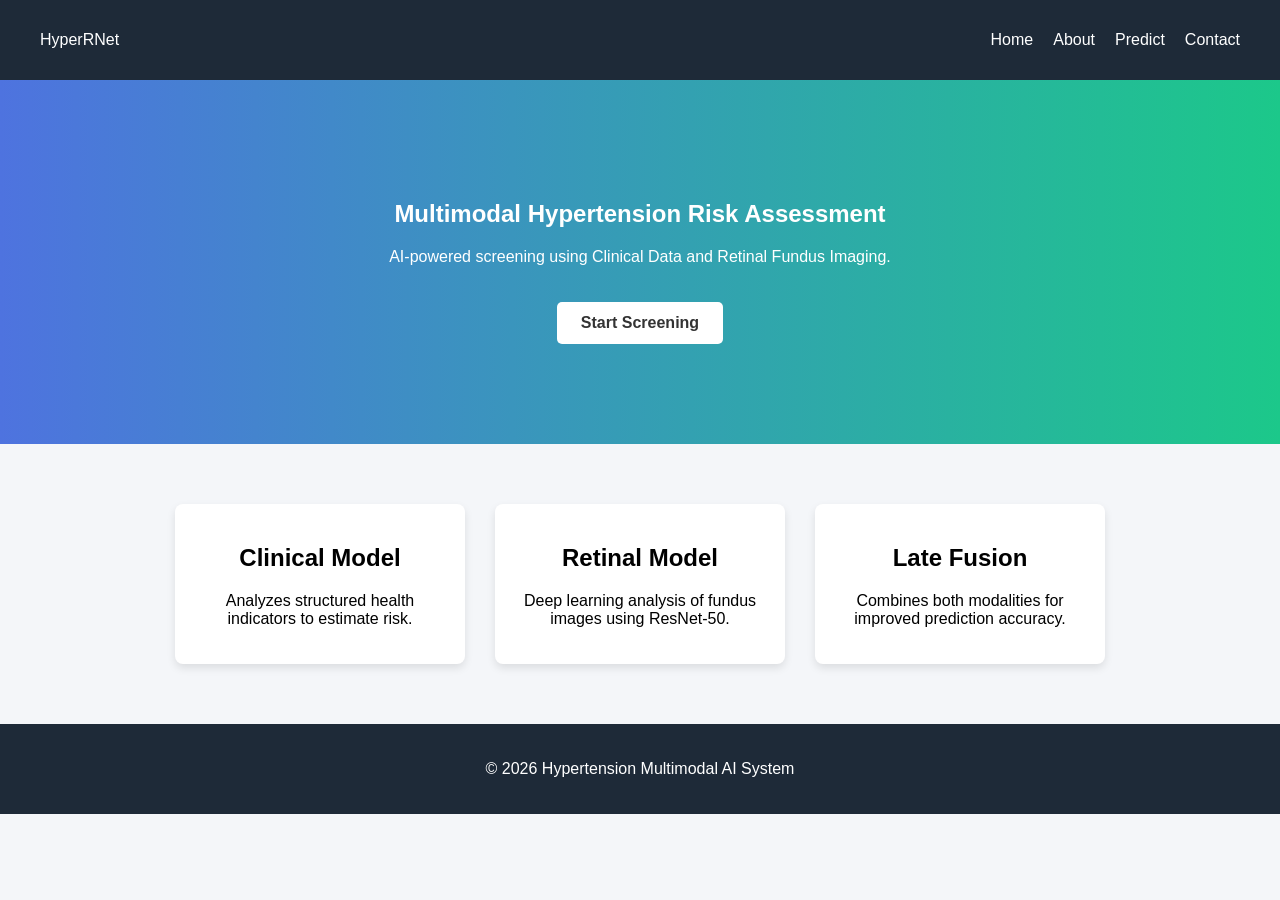
<file: frontend/index.html>
<!DOCTYPE html>
<html lang="en">
<head>
    <meta charset="UTF-8">
    <meta name="viewport" content="width=device-width, initial-scale=1.0">
    <title>Hypertension Multimodal AI</title>
    <link rel="stylesheet" href="css/index.css">
    <link href="https://fonts.googleapis.com/css2?family=Inter:wght@400;600;700&display=swap" rel="stylesheet">
</head>
<body>

    <nav class="navbar">
        <div class="logo">HyperRNet</div>
        <ul>
            <li><a href="index.html">Home</a></li>
            <li><a href="about.html">About</a></li>
            <li><a href="predict.html">Predict</a></li>
            <li><a href="contact.html">Contact</a></li>
        </ul>
    </nav>

    <section class="hero">
        <h1>Multimodal Hypertension Risk Assessment</h1>
        <p>
            AI-powered screening using Clinical Data and Retinal Fundus Imaging.
        </p>
        <a href="predict.html" class="btn">Start Screening</a>
    </section>

    <section class="features">
        <div class="feature">
            <h2>Clinical Model</h2>
            <p>Analyzes structured health indicators to estimate risk.</p>
        </div>

        <div class="feature">
            <h2>Retinal Model</h2>
            <p>Deep learning analysis of fundus images using ResNet-50.</p>
        </div>

        <div class="feature">
            <h2>Late Fusion</h2>
            <p>Combines both modalities for improved prediction accuracy.</p>
        </div>
    </section>

    <footer>
        <p>© 2026 Hypertension Multimodal AI System</p>
    </footer>

</body>
</html>
</file>
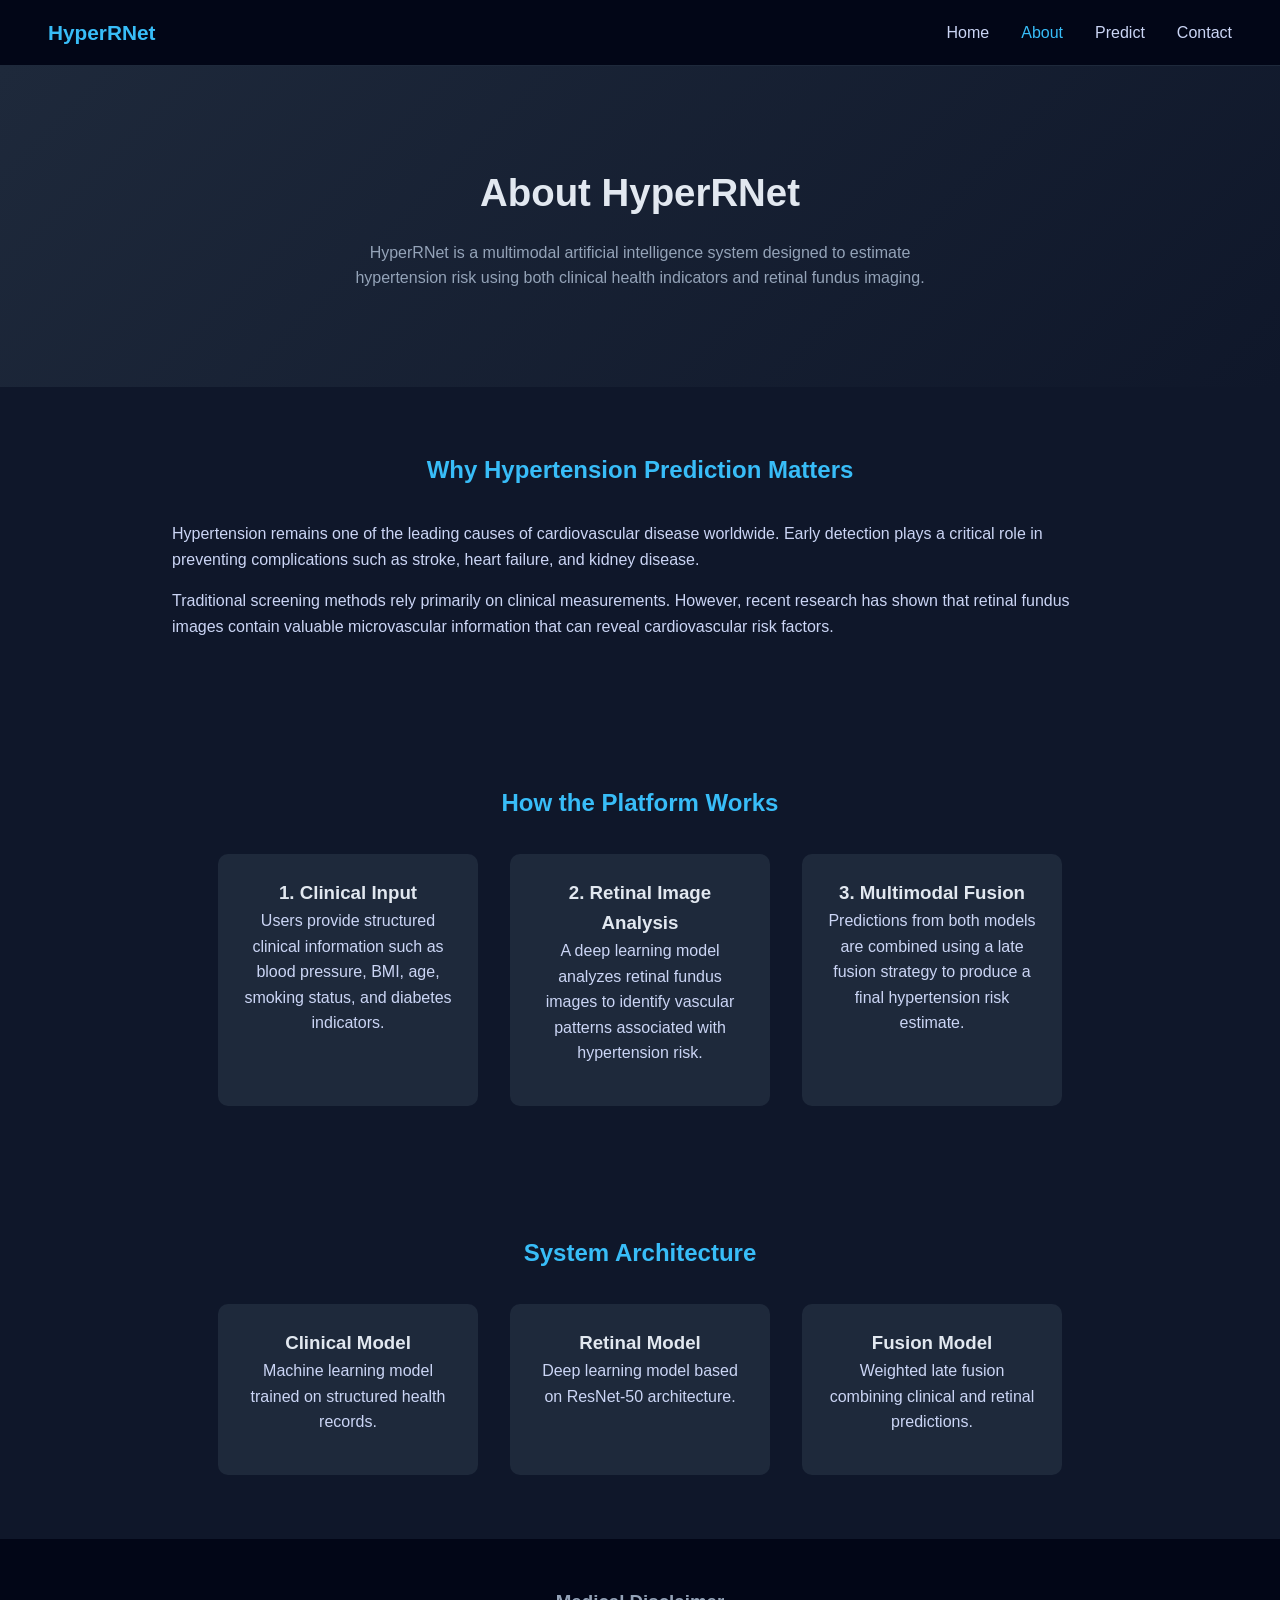
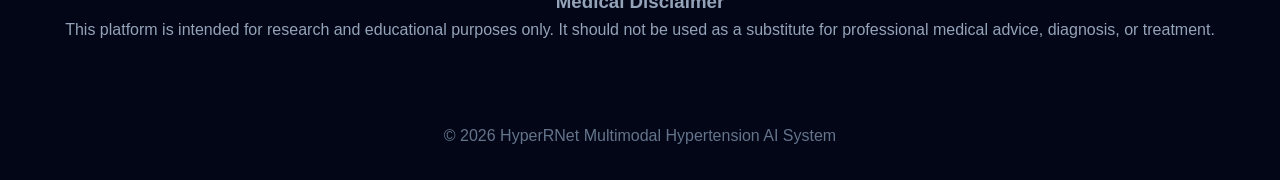
<file: frontend/about.html>
<!DOCTYPE html>
<html lang="en">
<head>
<meta charset="UTF-8">
<meta name="viewport" content="width=device-width, initial-scale=1.0">
<title>About HyperRNet</title>

<link rel="stylesheet" href="css/about.css">

</head>
<body>

<!-- NAVBAR -->

<nav class="navbar">
    <div class="logo">HyperRNet</div>

    <ul>
        <li><a href="index.html">Home</a></li>
        <li><a class="active" href="about.html">About</a></li>
        <li><a href="predict.html">Predict</a></li>
        <li><a href="contact.html">Contact</a></li>
    </ul>
</nav>


<!-- HERO -->

<section class="hero">

<h1>About HyperRNet</h1>

<p>
HyperRNet is a multimodal artificial intelligence system designed to estimate
hypertension risk using both clinical health indicators and retinal fundus
imaging.
</p>

</section>


<!-- ABOUT SECTION -->

<section class="section">

<h2>Why Hypertension Prediction Matters</h2>

<p>
Hypertension remains one of the leading causes of cardiovascular disease
worldwide. Early detection plays a critical role in preventing complications
such as stroke, heart failure, and kidney disease.
</p>

<p>
Traditional screening methods rely primarily on clinical measurements.
However, recent research has shown that retinal fundus images contain
valuable microvascular information that can reveal cardiovascular risk
factors.
</p>

</section>


<!-- SYSTEM WORKFLOW -->

<section class="section">

<h2>How the Platform Works</h2>

<div class="workflow">

<div class="step">
<h3>1. Clinical Input</h3>
<p>
Users provide structured clinical information such as blood pressure,
BMI, age, smoking status, and diabetes indicators.
</p>
</div>

<div class="step">
<h3>2. Retinal Image Analysis</h3>
<p>
A deep learning model analyzes retinal fundus images to identify
vascular patterns associated with hypertension risk.
</p>
</div>

<div class="step">
<h3>3. Multimodal Fusion</h3>
<p>
Predictions from both models are combined using a late fusion strategy
to produce a final hypertension risk estimate.
</p>
</div>

</div>

</section>


<!-- ARCHITECTURE -->

<section class="section">

<h2>System Architecture</h2>

<div class="architecture">

<div class="arch-box">
<h3>Clinical Model</h3>
<p>Machine learning model trained on structured health records.</p>
</div>

<div class="arch-box">
<h3>Retinal Model</h3>
<p>Deep learning model based on ResNet-50 architecture.</p>
</div>

<div class="arch-box">
<h3>Fusion Model</h3>
<p>Weighted late fusion combining clinical and retinal predictions.</p>
</div>

</div>

</section>


<!-- DISCLAIMER -->

<section class="disclaimer">

<h3>Medical Disclaimer</h3>

<p>
This platform is intended for research and educational purposes only.
It should not be used as a substitute for professional medical advice,
diagnosis, or treatment.
</p>

</section>


<footer>

<p>© 2026 HyperRNet Multimodal Hypertension AI System</p>

</footer>

</body>
</html>
</file>
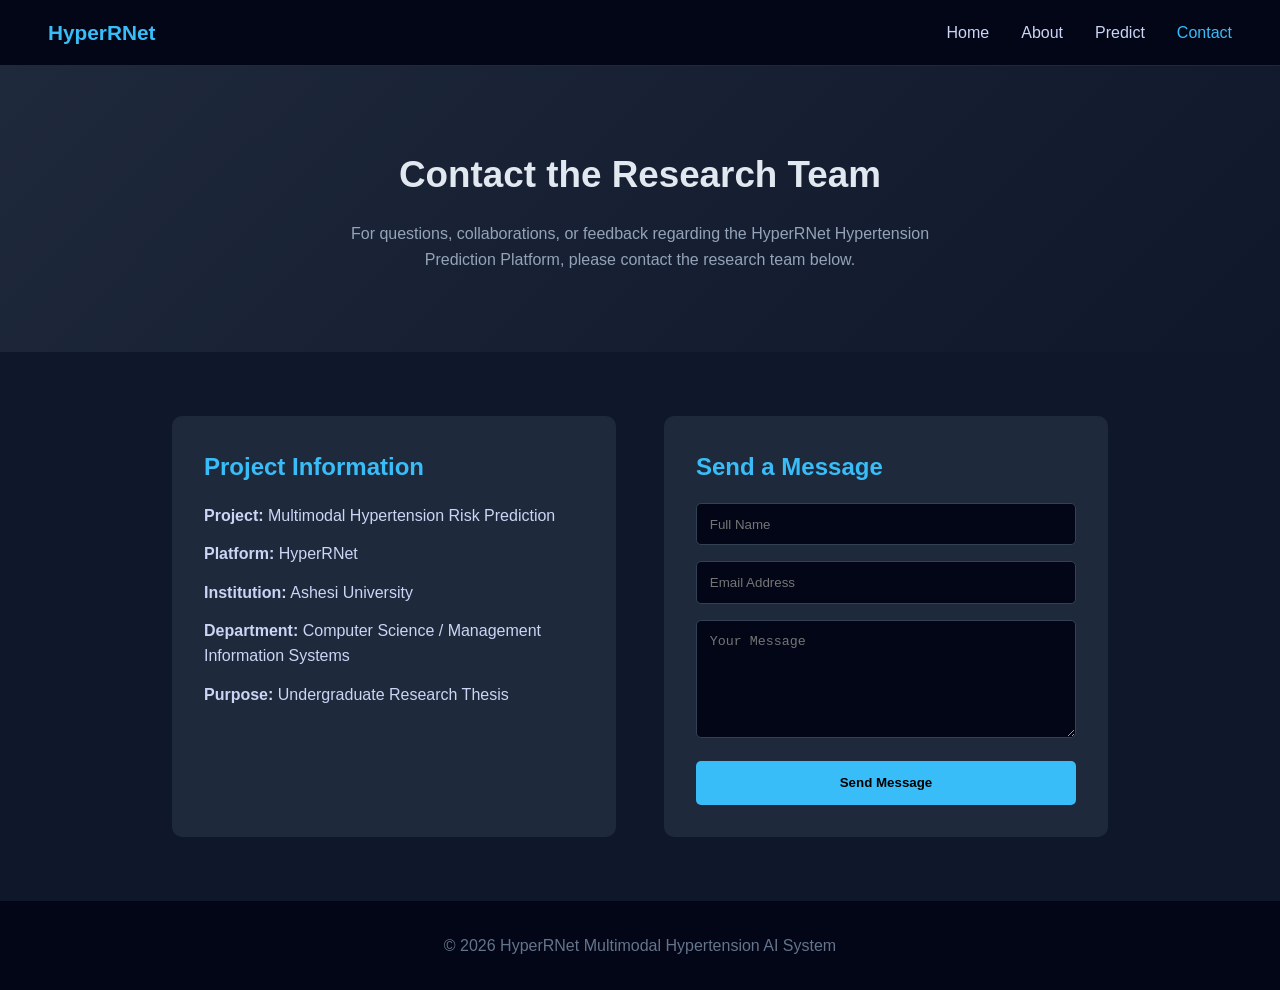
<file: frontend/contact.html>
<!DOCTYPE html>
<html lang="en">
<head>
<meta charset="UTF-8">
<meta name="viewport" content="width=device-width, initial-scale=1.0">

<title>Contact - HyperRNet</title>

<link rel="stylesheet" href="css/contact.css">

</head>

<body>

<!-- NAVBAR -->

<nav class="navbar">

<div class="logo">HyperRNet</div>

<ul>
<li><a href="index.html">Home</a></li>
<li><a href="about.html">About</a></li>
<li><a href="predict.html">Predict</a></li>
<li><a class="active" href="contact.html">Contact</a></li>
</ul>

</nav>


<!-- HEADER -->

<section class="header">

<h1>Contact the Research Team</h1>

<p>
For questions, collaborations, or feedback regarding the HyperRNet
Hypertension Prediction Platform, please contact the research team below.
</p>

</section>


<!-- CONTACT SECTION -->

<section class="contact-container">

<div class="contact-info">

<h2>Project Information</h2>

<p>
<strong>Project:</strong> Multimodal Hypertension Risk Prediction
</p>

<p>
<strong>Platform:</strong> HyperRNet
</p>

<p>
<strong>Institution:</strong> Ashesi University
</p>

<p>
<strong>Department:</strong> Computer Science / Management Information Systems
</p>

<p>
<strong>Purpose:</strong> Undergraduate Research Thesis
</p>

</div>


<div class="contact-form">

<h2>Send a Message</h2>

<form>

<input type="text" placeholder="Full Name" required>

<input type="email" placeholder="Email Address" required>

<textarea placeholder="Your Message" rows="6" required></textarea>

<button type="submit">Send Message</button>

</form>

</div>

</section>


<!-- FOOTER -->

<footer>

<p>© 2026 HyperRNet Multimodal Hypertension AI System</p>

</footer>

</body>
</html>
</file>
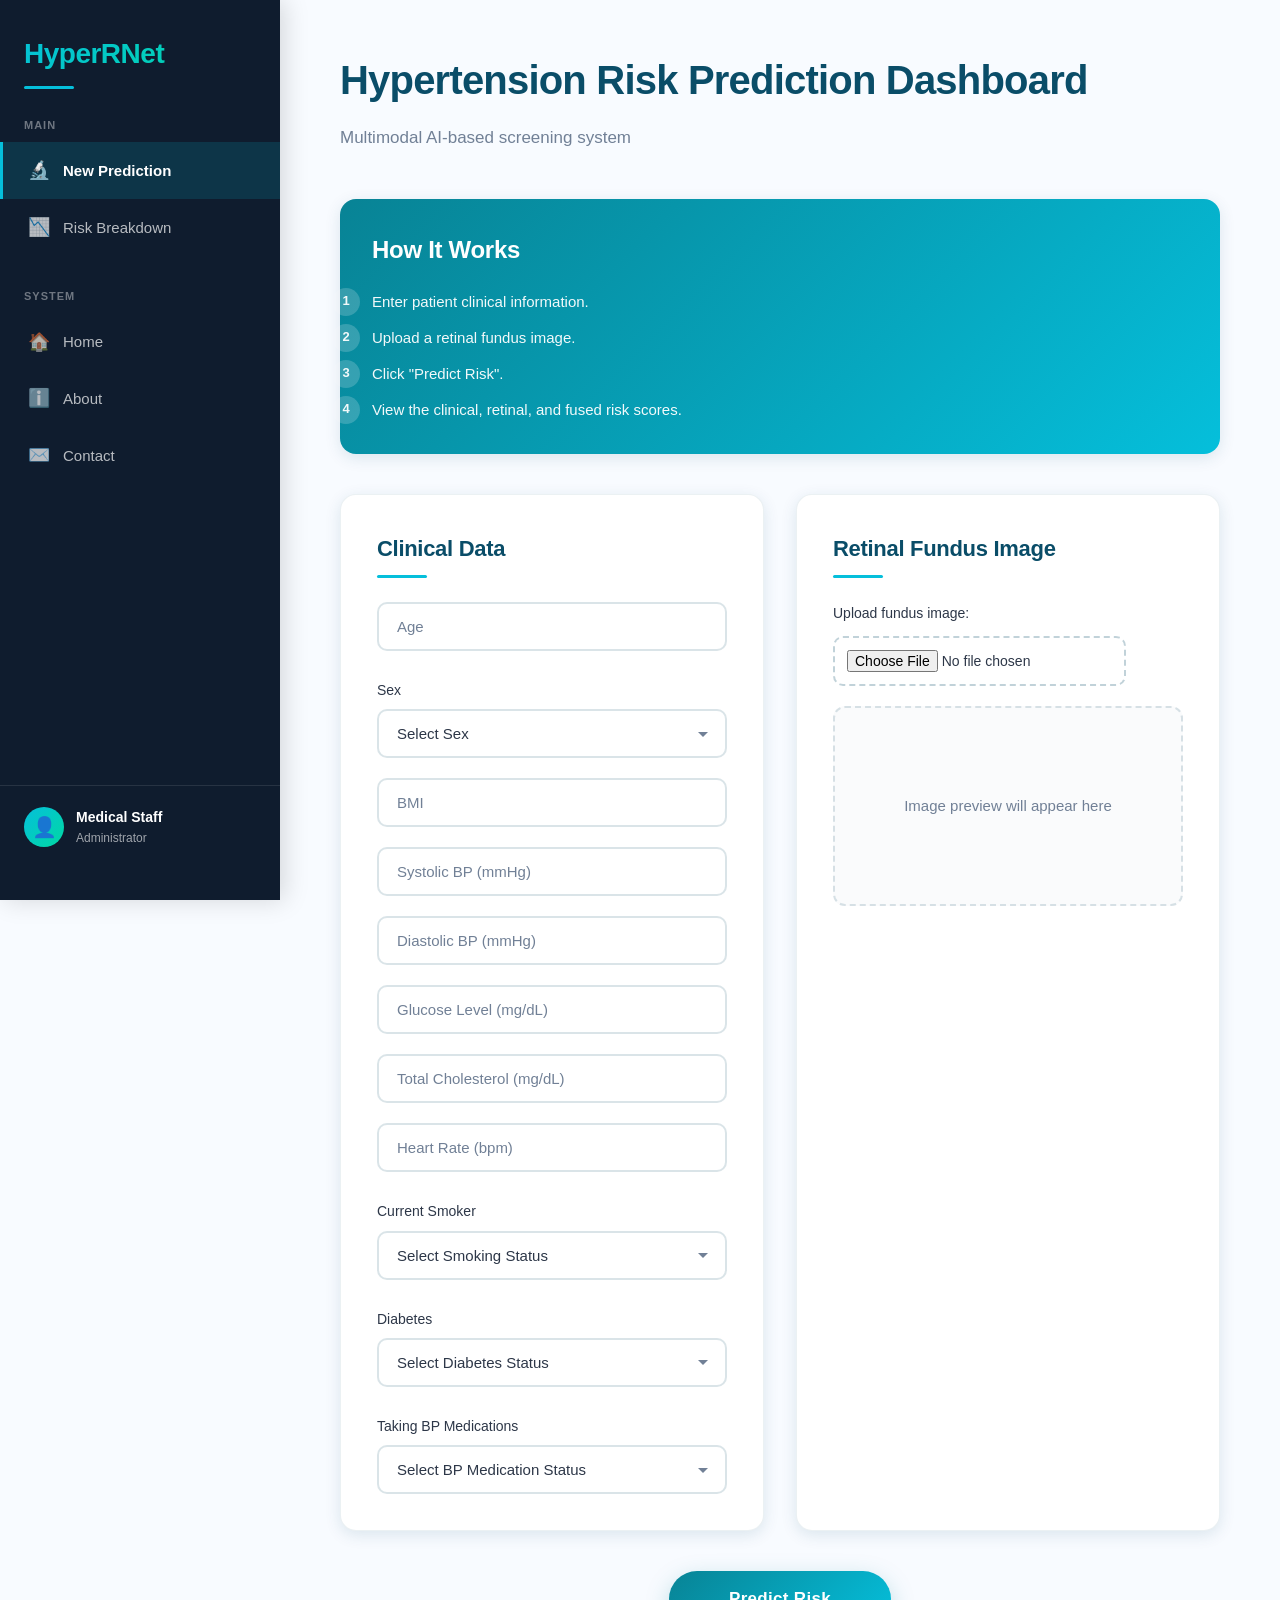
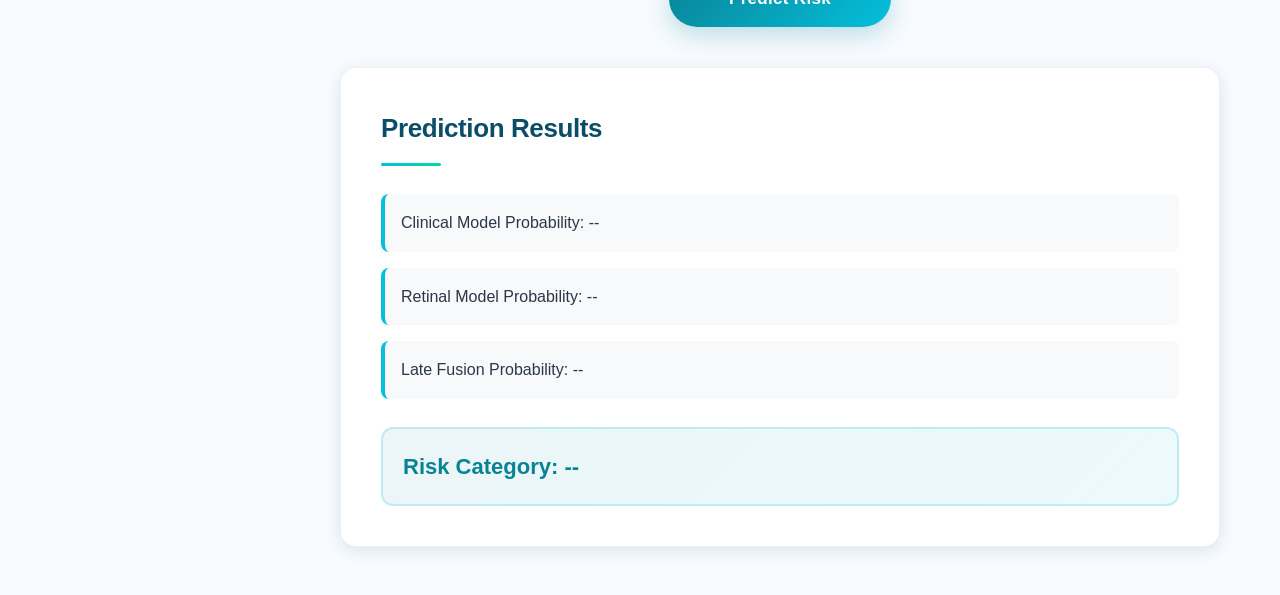
<file: frontend/predict.html>
<!DOCTYPE html>
<html lang="en">
<head>
    <meta charset="UTF-8">
    <title>Prediction Dashboard - HyperRNet</title>
    <meta name="viewport" content="width=device-width, initial-scale=1.0">
    <link rel="stylesheet" href="css/predict.css">
    <script src="js/config.js"></script>
    <script src="js/predict.js" defer></script>
</head>

<body>

<div class="dashboard-container">

    <!-- Sidebar -->
    <aside class="sidebar">
        <h2 class="sidebar-logo">HyperRNet</h2>
        
        <nav>
            <div class="nav-section">
                <span class="nav-section-title">MAIN</span>
            
                </a>
                <a href="predict.html" class="active">
                    <span class="nav-icon">🔬</span>
                    <span>New Prediction</span>
                </a>
                <a href="risk-breakdown.html">
                    <span class="nav-icon">📉</span>
                    <span>Risk Breakdown</span>
                </a>
            </div>
            
            <div class="nav-section">
                <span class="nav-section-title">SYSTEM</span>
                <a href="index.html">
                    <span class="nav-icon">🏠</span>
                    <span>Home</span>
                </a>
                <a href="about.html">
                    <span class="nav-icon">ℹ️</span>
                    <span>About</span>
                </a>
                <a href="contact.html">
                    <span class="nav-icon">✉️</span>
                    <span>Contact</span>
                </a>
            </div>
        </nav>
        
        <div class="sidebar-footer">
            <div class="user-profile">
                <div class="user-avatar">👤</div>
                <div class="user-info">
                    <div class="user-name">Medical Staff</div>
                    <div class="user-role">Administrator</div>
                </div>
            </div>
        </div>
    </aside>

    <!-- Main Content -->
    <main class="main-content">

        <header class="dashboard-header">
            <h1>Hypertension Risk Prediction Dashboard</h1>
            <p>Multimodal AI-based screening system</p>
        </header>

        <!-- How It Works -->
        <section class="info-card">
            <h2>How It Works</h2>
            <ol>
                <li>Enter patient clinical information.</li>
                <li>Upload a retinal fundus image.</li>
                <li>Click "Predict Risk".</li>
                <li>View the clinical, retinal, and fused risk scores.</li>
            </ol>
        </section>

        <!-- Prediction Section -->
        <section class="prediction-section">

            <!-- Clinical Form -->
            <div class="card">
                <h2>Clinical Data</h2>

                <form id="clinical-form">
                    <!-- Demographics -->
                    <input type="number" placeholder="Age" required id="age-input">
                    
                    <label for="sex">Sex</label>
                    <select id="sex" required>
                        <option value="">Select Sex</option>
                        <option value="0">Female (0)</option>
                        <option value="1">Male (1)</option>
                    </select>

                    <!-- Physical Measurements -->
                    <input type="number" step="0.1" placeholder="BMI" required id="bmi-input">
                    <input type="number" placeholder="Systolic BP (mmHg)" required id="systolic-input">
                    <input type="number" placeholder="Diastolic BP (mmHg)" required id="diastolic-input">
                    
                    <!-- Lab Values -->
                    <input type="number" step="0.1" placeholder="Glucose Level (mg/dL)" required id="glucose-input">
                    <input type="number" step="0.1" placeholder="Total Cholesterol (mg/dL)" id="cholesterol-input" 
                           title="Optional - leave blank for average (200)">
                    <input type="number" placeholder="Heart Rate (bpm)" id="heart-rate-input"
                           title="Optional - leave blank for average (75)">

                    <!-- Risk Factors -->
                    <label for="smoking-status">Current Smoker</label>
                    <select id="smoking-status" required>
                        <option value="">Select Smoking Status</option>
                        <option value="1">Yes (1)</option>
                        <option value="0">No (0)</option>
                    </select>

                    <label for="diabetes">Diabetes</label>
                    <select id="diabetes" required>
                        <option value="">Select Diabetes Status</option>
                        <option value="1">Yes (1)</option>
                        <option value="0">No (0)</option>
                    </select>
                    
                    <label for="bp-meds">Taking BP Medications</label>
                    <select id="bp-meds" required>
                        <option value="">Select BP Medication Status</option>
                        <option value="1">Yes (1)</option>
                        <option value="0">No (0)</option>
                    </select>
                </form>
            </div>

            <!-- Retinal Upload -->
            <div class="card">
                <h2>Retinal Fundus Image</h2>
                <label for="retinal-image">Upload fundus image:</label>
                <input id="retinal-image" type="file" accept="image/*" required>
                <div class="image-preview">
                    <p>Image preview will appear here</p>
                </div>
            </div>

        </section>

        <div class="predict-button-container">
            <button class="predict-btn">Predict Risk</button>
        </div>

        <!-- Results Section -->
        <section class="results-card">
            <h2>Prediction Results</h2>
            <p>Clinical Model Probability: --</p>
            <p>Retinal Model Probability: --</p>
            <p>Late Fusion Probability: --</p>
            <h3>Risk Category: --</h3>
        </section>

    </main>

</div>

</body>
</html>
</file>
<file: frontend/css/index.css>
body {
    margin: 0;
    font-family: Arial, sans-serif;
    background: #f4f6f9;
}

.navbar {
    background: #1e2a38;
    color: white;
    padding: 15px 40px;
    display: flex;
    justify-content: space-between;
    align-items: center;
}

.navbar ul {
    list-style: none;
    display: flex;
    gap: 20px;
}

.navbar a {
    color: white;
    text-decoration: none;
}

.hero {
    text-align: center;
    padding: 100px 20px;
    background: linear-gradient(to right, #4e73df, #1cc88a);
    color: white;
}

.hero .btn {
    display: inline-block;
    margin-top: 20px;
    padding: 12px 24px;
    background: white;
    color: #333;
    text-decoration: none;
    border-radius: 5px;
    font-weight: bold;
}

.features {
    display: flex;
    justify-content: center;
    gap: 30px;
    padding: 60px 20px;
}

.feature {
    background: white;
    padding: 20px;
    width: 250px;
    border-radius: 8px;
    box-shadow: 0px 4px 8px rgba(0,0,0,0.1);
    text-align: center;
}

footer {
    text-align: center;
    padding: 20px;
    background: #1e2a38;
    color: white;
}





/* minimal overrides, layout is handled by Tailwind */
body {
    margin: 0;
    font-family: Arial, sans-serif;
    background: #f4f6f9;
}

/* tiny helper for image preview box */
.image-preview {
    min-height: 8rem;
    border: 1px dashed #ccc;
    display: flex;
    align-items: center;
    justify-content: center;
    color: #888;
}
</file>
<file: frontend/css/about.css>
*{
margin:0;
padding:0;
box-sizing:border-box;
}

body{
font-family:Arial, sans-serif;
background:#0f172a;
color:#e2e8f0;
line-height:1.6;
}

/* NAVBAR */

.navbar{
display:flex;
justify-content:space-between;
align-items:center;
padding:1rem 3rem;
background:#020617;
border-bottom:1px solid #1e293b;
}

.logo{
font-size:1.3rem;
font-weight:bold;
color:#38bdf8;
}

.navbar ul{
display:flex;
gap:2rem;
list-style:none;
}

.navbar a{
text-decoration:none;
color:#cbd5f5;
}

.navbar a:hover,
.navbar a.active{
color:#38bdf8;
}


/* HERO */

.hero{
text-align:center;
padding:6rem 2rem;
background:linear-gradient(135deg,#1e293b,#0f172a);
}

.hero h1{
font-size:2.4rem;
margin-bottom:1rem;
}

.hero p{
max-width:600px;
margin:auto;
color:#94a3b8;
}


/* SECTIONS */

.section{
padding:4rem 2rem;
max-width:1000px;
margin:auto;
}

.section h2{
text-align:center;
margin-bottom:2rem;
color:#38bdf8;
}

.section p{
margin-bottom:1rem;
color:#cbd5f5;
}


/* WORKFLOW */

.workflow{
display:flex;
gap:2rem;
flex-wrap:wrap;
justify-content:center;
}

.step{
background:#1e293b;
padding:1.5rem;
border-radius:10px;
width:260px;
text-align:center;
}


/* ARCHITECTURE */

.architecture{
display:flex;
gap:2rem;
flex-wrap:wrap;
justify-content:center;
}

.arch-box{
background:#1e293b;
padding:1.5rem;
border-radius:10px;
width:260px;
text-align:center;
}


/* DISCLAIMER */

.disclaimer{
background:#020617;
padding:3rem 2rem;
text-align:center;
color:#94a3b8;
}


/* FOOTER */

footer{
text-align:center;
padding:2rem;
background:#020617;
color:#64748b;
}
</file>
<file: frontend/css/contact.css>
*{
margin:0;
padding:0;
box-sizing:border-box;
}

body{
font-family:Arial, sans-serif;
background:#0f172a;
color:#e2e8f0;
line-height:1.6;
}


/* NAVBAR */

.navbar{
display:flex;
justify-content:space-between;
align-items:center;
padding:1rem 3rem;
background:#020617;
border-bottom:1px solid #1e293b;
}

.logo{
font-size:1.3rem;
font-weight:bold;
color:#38bdf8;
}

.navbar ul{
display:flex;
gap:2rem;
list-style:none;
}

.navbar a{
text-decoration:none;
color:#cbd5f5;
}

.navbar a:hover,
.navbar a.active{
color:#38bdf8;
}



/* HEADER */

.header{
text-align:center;
padding:5rem 2rem;
background:linear-gradient(135deg,#1e293b,#0f172a);
}

.header h1{
font-size:2.3rem;
margin-bottom:1rem;
}

.header p{
max-width:600px;
margin:auto;
color:#94a3b8;
}



/* CONTACT SECTION */

.contact-container{
display:flex;
gap:3rem;
padding:4rem 2rem;
max-width:1000px;
margin:auto;
flex-wrap:wrap;
}

.contact-info{
flex:1;
min-width:250px;
background:#1e293b;
padding:2rem;
border-radius:10px;
}

.contact-info h2{
margin-bottom:1rem;
color:#38bdf8;
}

.contact-info p{
margin-bottom:0.8rem;
color:#cbd5f5;
}



.contact-form{
flex:1;
min-width:250px;
background:#1e293b;
padding:2rem;
border-radius:10px;
}

.contact-form h2{
margin-bottom:1rem;
color:#38bdf8;
}


/* FORM */

.contact-form input,
.contact-form textarea{
width:100%;
padding:0.8rem;
margin-bottom:1rem;
background:#020617;
border:1px solid #334155;
color:white;
border-radius:5px;
}

.contact-form button{
width:100%;
padding:0.9rem;
background:#38bdf8;
border:none;
border-radius:5px;
font-weight:bold;
cursor:pointer;
}

.contact-form button:hover{
background:#0ea5e9;
}


/* FOOTER */

footer{
text-align:center;
padding:2rem;
background:#020617;
color:#64748b;
}


/* RESPONSIVE */

@media(max-width:768px){

.contact-container{
flex-direction:column;
}

}
</file>
<file: frontend/css/predict.css>
/* HyperRNet - Prediction Dashboard Styles */

/* CSS Variables for consistent theming */
:root {
    --color-primary: #0a4d68;
    --color-secondary: #088395;
    --color-accent: #05bfdb;
    --color-success: #00d9a3;
    --color-warning: #ffb84d;
    --color-danger: #ff6b6b;
    --color-dark: #1a2332;
    --color-light: #f8fbff;
    --color-white: #ffffff;
    --color-text: #2d3748;
    --color-text-light: #718096;
    --color-sidebar: #0f1c2e;
    
    --font-display: 'Space Grotesk', -apple-system, BlinkMacSystemFont, sans-serif;
    --font-body: 'Inter', -apple-system, BlinkMacSystemFont, sans-serif;
    
    --shadow-sm: 0 2px 8px rgba(10, 77, 104, 0.08);
    --shadow-md: 0 4px 16px rgba(10, 77, 104, 0.12);
    --shadow-lg: 0 8px 32px rgba(10, 77, 104, 0.16);
    
    --transition-base: all 0.3s cubic-bezier(0.4, 0, 0.2, 1);
}

/* Import distinctive fonts */
@import url('https://fonts.googleapis.com/css2?family=Space+Grotesk:wght@400;500;600;700&family=Inter:wght@400;500;600;700&display=swap');

* {
    margin: 0;
    padding: 0;
    box-sizing: border-box;
}

body {
    font-family: var(--font-body);
    background: var(--color-light);
    color: var(--color-text);
    line-height: 1.6;
    overflow-x: hidden;
}

/* Dashboard Container */
.dashboard-container {
    display: flex;
    min-height: 100vh;
}

/* Sidebar */
.sidebar {
    width: 280px;
    background: var(--color-sidebar);
    color: var(--color-white);
    padding: 32px 0;
    position: fixed;
    height: 100vh;
    left: 0;
    top: 0;
    box-shadow: 4px 0 24px rgba(0, 0, 0, 0.15);
    z-index: 100;
    overflow-y: auto;
    display: flex;
    flex-direction: column;
}

.sidebar-logo {
    font-family: var(--font-display);
    font-size: 28px;
    font-weight: 700;
    padding: 0 24px;
    margin-bottom: 40px;
    background: linear-gradient(135deg, var(--color-accent), var(--color-success));
    -webkit-background-clip: text;
    -webkit-text-fill-color: transparent;
    background-clip: text;
    letter-spacing: -0.5px;
    position: relative;
}

.sidebar-logo::after {
    content: '';
    position: absolute;
    bottom: -12px;
    left: 24px;
    width: 50px;
    height: 3px;
    background: var(--color-accent);
    border-radius: 2px;
}

.sidebar nav {
    display: flex;
    flex-direction: column;
    flex: 1;
}

.nav-section {
    margin-bottom: 32px;
}

.nav-section-title {
    font-size: 11px;
    font-weight: 600;
    letter-spacing: 1px;
    color: rgba(255, 255, 255, 0.4);
    padding: 0 24px;
    margin-bottom: 8px;
    display: block;
}

.sidebar nav a {
    color: rgba(255, 255, 255, 0.7);
    text-decoration: none;
    padding: 14px 24px;
    font-weight: 500;
    font-size: 15px;
    transition: var(--transition-base);
    border-left: 3px solid transparent;
    position: relative;
    display: flex;
    align-items: center;
    gap: 12px;
}

.nav-icon {
    font-size: 18px;
    width: 24px;
    display: inline-flex;
    align-items: center;
    justify-content: center;
}

.sidebar nav a::before {
    content: '';
    position: absolute;
    left: 0;
    top: 0;
    width: 3px;
    height: 100%;
    background: var(--color-accent);
    transform: scaleY(0);
    transition: transform 0.3s ease;
}

.sidebar nav a:hover {
    color: var(--color-white);
    background: rgba(255, 255, 255, 0.05);
}

.sidebar nav a:hover::before {
    transform: scaleY(1);
}

.sidebar nav a.active {
    color: var(--color-white);
    background: rgba(5, 191, 219, 0.15);
    border-left-color: var(--color-accent);
    font-weight: 600;
}

/* Sidebar Footer */
.sidebar-footer {
    padding: 20px 24px;
    border-top: 1px solid rgba(255, 255, 255, 0.1);
    margin-top: auto;
}

.user-profile {
    display: flex;
    align-items: center;
    gap: 12px;
}

.user-avatar {
    width: 40px;
    height: 40px;
    border-radius: 50%;
    background: linear-gradient(135deg, var(--color-accent), var(--color-success));
    display: flex;
    align-items: center;
    justify-content: center;
    font-size: 20px;
}

.user-info {
    flex: 1;
}

.user-name {
    font-size: 14px;
    font-weight: 600;
    color: var(--color-white);
}

.user-role {
    font-size: 12px;
    color: rgba(255, 255, 255, 0.6);
}

/* Main Content */
.main-content {
    flex: 1;
    margin-left: 280px;
    padding: 48px 60px;
    background: var(--color-light);
    position: relative;
}

/* Subtle background pattern */
.main-content::before {
    content: '';
    position: fixed;
    top: 0;
    left: 280px;
    right: 0;
    height: 100vh;
    background: 
        radial-gradient(circle at 80% 20%, rgba(5, 191, 219, 0.03) 0%, transparent 50%),
        radial-gradient(circle at 20% 80%, rgba(0, 217, 163, 0.03) 0%, transparent 50%);
    z-index: -1;
    pointer-events: none;
}

/* Dashboard Header */
.dashboard-header {
    margin-bottom: 48px;
    animation: fadeInDown 0.6s ease-out;
}

.dashboard-header h1 {
    font-family: var(--font-display);
    font-size: 40px;
    font-weight: 700;
    color: var(--color-primary);
    margin-bottom: 12px;
    letter-spacing: -0.8px;
}

.dashboard-header p {
    color: var(--color-text-light);
    font-size: 17px;
    font-weight: 400;
}

@keyframes fadeInDown {
    from {
        opacity: 0;
        transform: translateY(-20px);
    }
    to {
        opacity: 1;
        transform: translateY(0);
    }
}

/* Info Card */
.info-card {
    background: linear-gradient(135deg, var(--color-secondary), var(--color-accent));
    padding: 32px;
    border-radius: 16px;
    margin-bottom: 40px;
    box-shadow: var(--shadow-md);
    color: var(--color-white);
    animation: fadeInUp 0.6s ease-out 0.1s backwards;
}

.info-card h2 {
    font-family: var(--font-display);
    font-size: 24px;
    font-weight: 600;
    margin-bottom: 20px;
    letter-spacing: -0.3px;
}

.info-card ol {
    list-style: none;
    counter-reset: step-counter;
    display: grid;
    gap: 12px;
}

.info-card ol li {
    counter-increment: step-counter;
    padding-left: 0;
    position: relative;
    font-size: 15px;
    opacity: 0.95;
    line-height: 1.6;
}

.info-card ol li::before {
    content: counter(step-counter);
    position: absolute;
    left: -40px;
    top: -2px;
    background: rgba(255, 255, 255, 0.2);
    width: 28px;
    height: 28px;
    border-radius: 50%;
    display: flex;
    align-items: center;
    justify-content: center;
    font-weight: 600;
    font-size: 13px;
}

@keyframes fadeInUp {
    from {
        opacity: 0;
        transform: translateY(30px);
    }
    to {
        opacity: 1;
        transform: translateY(0);
    }
}

/* Prediction Section */
.prediction-section {
    display: grid;
    grid-template-columns: repeat(auto-fit, minmax(400px, 1fr));
    gap: 32px;
    margin-bottom: 40px;
}

/* Card Styles */
.card {
    background: var(--color-white);
    padding: 36px;
    border-radius: 16px;
    box-shadow: var(--shadow-md);
    border: 1px solid rgba(10, 77, 104, 0.08);
    transition: var(--transition-base);
    animation: fadeInUp 0.6s ease-out 0.2s backwards;
}

.card:hover {
    box-shadow: var(--shadow-lg);
    transform: translateY(-4px);
}

.card h2 {
    font-family: var(--font-display);
    font-size: 22px;
    font-weight: 600;
    color: var(--color-primary);
    margin-bottom: 24px;
    letter-spacing: -0.3px;
    position: relative;
    padding-bottom: 12px;
}

.card h2::after {
    content: '';
    position: absolute;
    bottom: 0;
    left: 0;
    width: 50px;
    height: 3px;
    background: var(--color-accent);
    border-radius: 2px;
}

/* Form Styles */
#clinical-form {
    display: flex;
    flex-direction: column;
    gap: 20px;
}

#clinical-form input,
#clinical-form select {
    padding: 14px 18px;
    border: 2px solid rgba(10, 77, 104, 0.15);
    border-radius: 10px;
    font-size: 15px;
    font-family: var(--font-body);
    color: var(--color-text);
    transition: var(--transition-base);
    background: var(--color-white);
}

#clinical-form input:focus,
#clinical-form select:focus {
    outline: none;
    border-color: var(--color-accent);
    box-shadow: 0 0 0 4px rgba(5, 191, 219, 0.1);
}

#clinical-form input::placeholder {
    color: var(--color-text-light);
}

#clinical-form label {
    font-size: 14px;
    font-weight: 500;
    color: var(--color-text);
    margin-top: 8px;
    margin-bottom: -12px;
}

#clinical-form select {
    cursor: pointer;
    appearance: none;
    background-image: url("data:image/svg+xml,%3Csvg xmlns='http://www.w3.org/2000/svg' width='12' height='12' viewBox='0 0 12 12'%3E%3Cpath fill='%23718096' d='M6 9L1 4h10z'/%3E%3C/svg%3E");
    background-repeat: no-repeat;
    background-position: right 16px center;
    padding-right: 40px;
}

/* Image Upload Styles */
#retinal-image {
    padding: 12px;
    border: 2px dashed rgba(10, 77, 104, 0.25);
    border-radius: 10px;
    cursor: pointer;
    transition: var(--transition-base);
    font-size: 14px;
}

#retinal-image:hover {
    border-color: var(--color-accent);
    background: rgba(5, 191, 219, 0.03);
}

.card label[for="retinal-image"] {
    font-size: 14px;
    font-weight: 500;
    color: var(--color-text);
    display: block;
    margin-bottom: 12px;
}

.image-preview {
    margin-top: 20px;
    min-height: 200px;
    border: 2px dashed rgba(10, 77, 104, 0.15);
    border-radius: 12px;
    display: flex;
    align-items: center;
    justify-content: center;
    color: var(--color-text-light);
    font-size: 15px;
    background: rgba(10, 77, 104, 0.02);
    transition: var(--transition-base);
}

.image-preview:hover {
    border-color: rgba(10, 77, 104, 0.25);
}

/* Predict Button */
.predict-button-container {
    display: flex;
    justify-content: center;
    margin-bottom: 40px;
    animation: fadeInUp 0.6s ease-out 0.3s backwards;
}

.predict-btn {
    padding: 18px 60px;
    background: linear-gradient(135deg, var(--color-secondary), var(--color-accent));
    color: var(--color-white);
    border: none;
    border-radius: 50px;
    font-size: 17px;
    font-weight: 600;
    font-family: var(--font-body);
    cursor: pointer;
    transition: var(--transition-base);
    box-shadow: 0 8px 24px rgba(8, 131, 149, 0.25);
    letter-spacing: 0.3px;
    position: relative;
    overflow: hidden;
}

.predict-btn::before {
    content: '';
    position: absolute;
    top: 50%;
    left: 50%;
    width: 0;
    height: 0;
    border-radius: 50%;
    background: rgba(255, 255, 255, 0.2);
    transform: translate(-50%, -50%);
    transition: width 0.6s, height 0.6s;
}

.predict-btn:hover {
    transform: translateY(-3px);
    box-shadow: 0 12px 32px rgba(8, 131, 149, 0.35);
}

.predict-btn:hover::before {
    width: 300px;
    height: 300px;
}

.predict-btn:active {
    transform: translateY(-1px);
}

.secondary-btn {
    margin-top: 24px;
    padding: 14px 28px;
    background: #ffffff;
    color: var(--color-primary);
    border: 1px solid rgba(8, 131, 149, 0.2);
    border-radius: 999px;
    font-size: 16px;
    font-weight: 600;
    cursor: pointer;
    transition: var(--transition-base);
    box-shadow: 0 8px 20px rgba(8, 131, 149, 0.08);
}

.secondary-btn:hover {
    transform: translateY(-1px);
    background: #f0fcff;
}

.secondary-btn:active {
    transform: translateY(0);
}

/* Results Card */
.results-card {
    background: var(--color-white);
    padding: 40px;
    border-radius: 16px;
    box-shadow: var(--shadow-md);
    border: 1px solid rgba(10, 77, 104, 0.08);
    animation: fadeInUp 0.6s ease-out 0.4s backwards;
}

.results-card h2 {
    font-family: var(--font-display);
    font-size: 26px;
    font-weight: 600;
    color: var(--color-primary);
    margin-bottom: 28px;
    letter-spacing: -0.4px;
    position: relative;
    padding-bottom: 16px;
}

.results-card h2::after {
    content: '';
    position: absolute;
    bottom: 0;
    left: 0;
    width: 60px;
    height: 3px;
    background: linear-gradient(90deg, var(--color-accent), var(--color-success));
    border-radius: 2px;
}

.results-card p {
    font-size: 16px;
    color: var(--color-text);
    margin-bottom: 16px;
    padding: 16px;
    background: rgba(10, 77, 104, 0.03);
    border-radius: 8px;
    border-left: 4px solid var(--color-accent);
    font-weight: 500;
}

.results-card h3 {
    font-family: var(--font-display);
    font-size: 22px;
    font-weight: 600;
    color: var(--color-secondary);
    margin-top: 28px;
    padding: 20px;
    background: linear-gradient(135deg, rgba(8, 131, 149, 0.08), rgba(5, 191, 219, 0.08));
    border-radius: 12px;
    border: 2px solid rgba(5, 191, 219, 0.2);
}

/* Responsive Design */
@media (max-width: 1200px) {
    .prediction-section {
        grid-template-columns: 1fr;
    }
}

@media (max-width: 968px) {
    .sidebar {
        width: 240px;
    }
    
    .main-content {
        margin-left: 240px;
        padding: 32px 40px;
    }
    
    .main-content::before {
        left: 240px;
    }
}

@media (max-width: 768px) {
    .sidebar {
        width: 100%;
        height: auto;
        position: relative;
    }
    
    .sidebar-logo {
        text-align: center;
    }
    
    .sidebar-logo::after {
        left: 50%;
        transform: translateX(-50%);
    }
    
    .sidebar nav {
        flex-direction: column;
    }
    
    .nav-section {
        margin-bottom: 16px;
    }
    
    .sidebar nav a {
        padding: 12px 24px;
        border-left: none;
        border-bottom: 2px solid transparent;
    }
    
    .sidebar nav a.active {
        border-left: none;
        border-bottom-color: var(--color-accent);
    }
    
    .main-content {
        margin-left: 0;
        padding: 24px;
    }
    
    .main-content::before {
        left: 0;
    }
    
    .dashboard-header h1 {
        font-size: 32px;
    }
    
    .prediction-section {
        grid-template-columns: 1fr;
    }
    
    .card {
        padding: 24px;
    }
    
    .predict-btn {
        width: 100%;
    }
}

@media (max-width: 480px) {
    .dashboard-header h1 {
        font-size: 26px;
    }
    
    .info-card ol li::before {
        position: relative;
        left: 0;
        display: inline-flex;
        margin-right: 12px;
    }
}

/* Smooth scrolling */
html {
    scroll-behavior: smooth;
}
</file>
